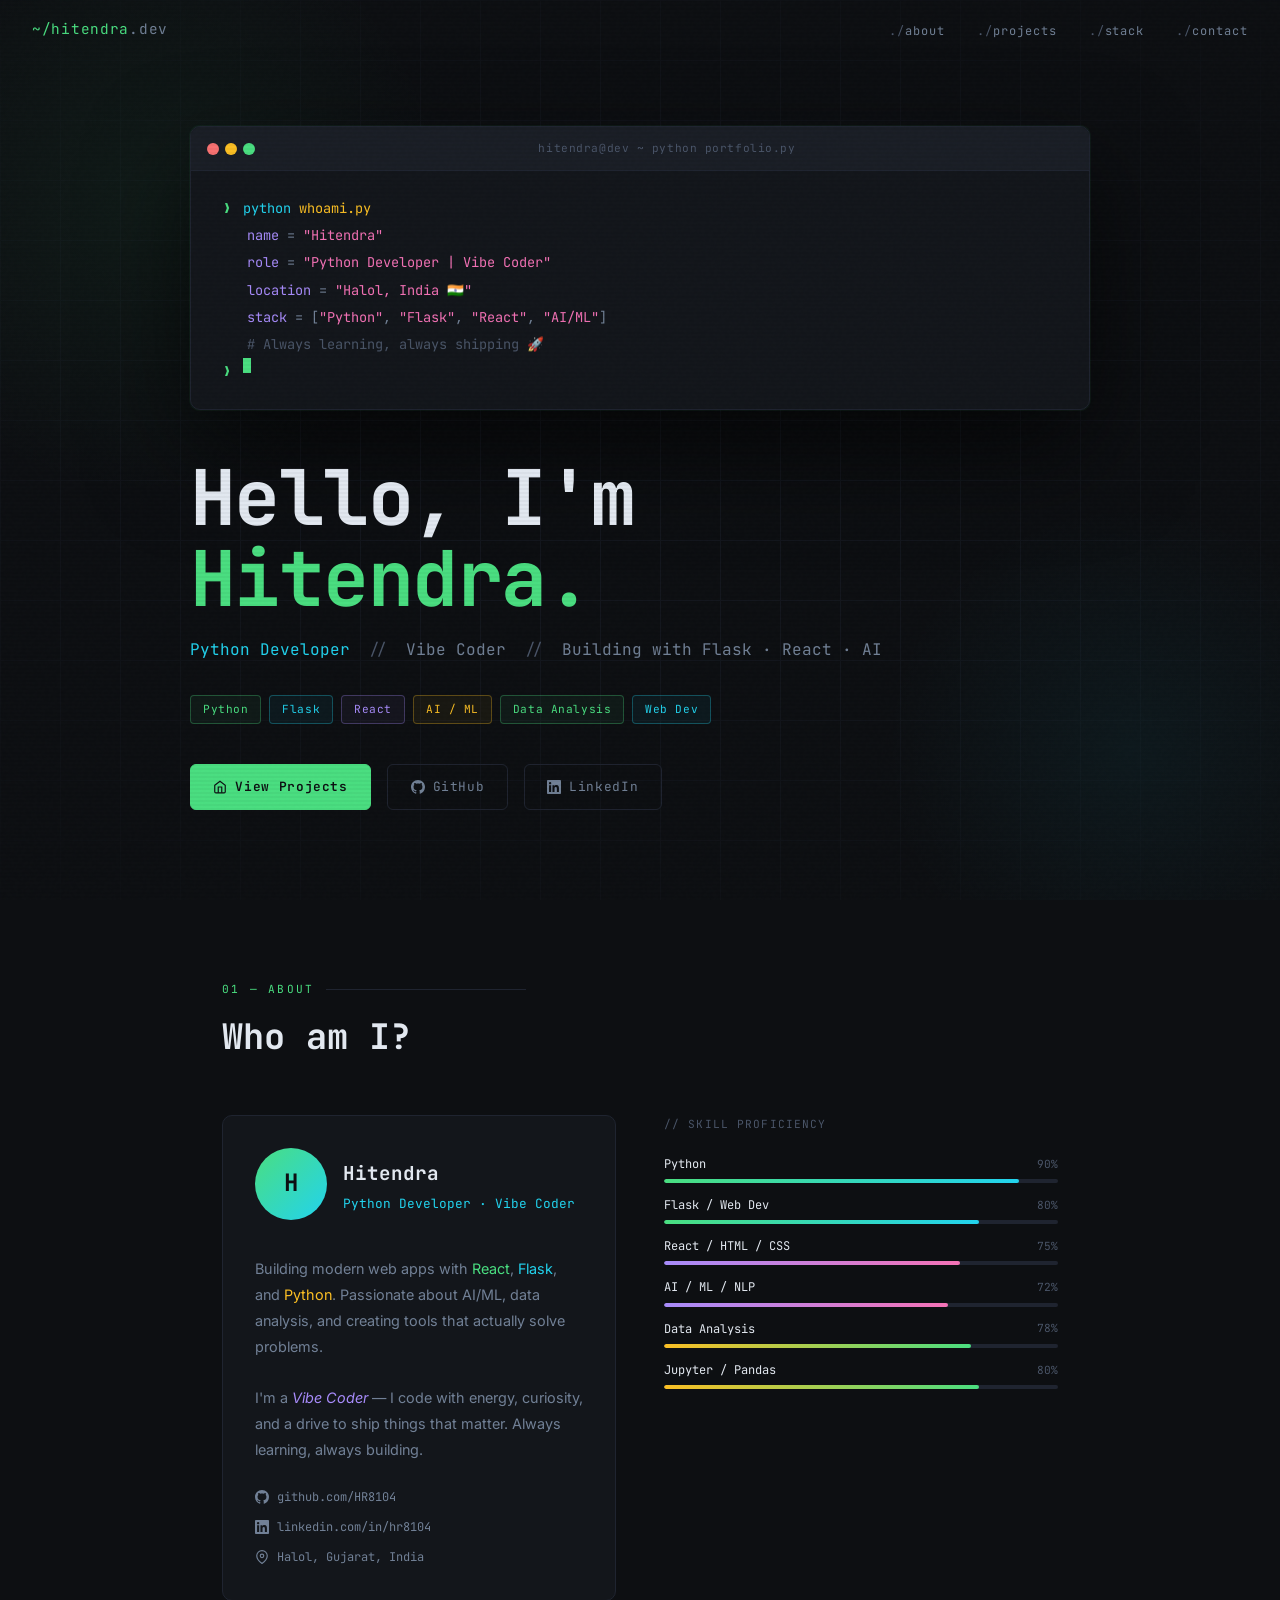
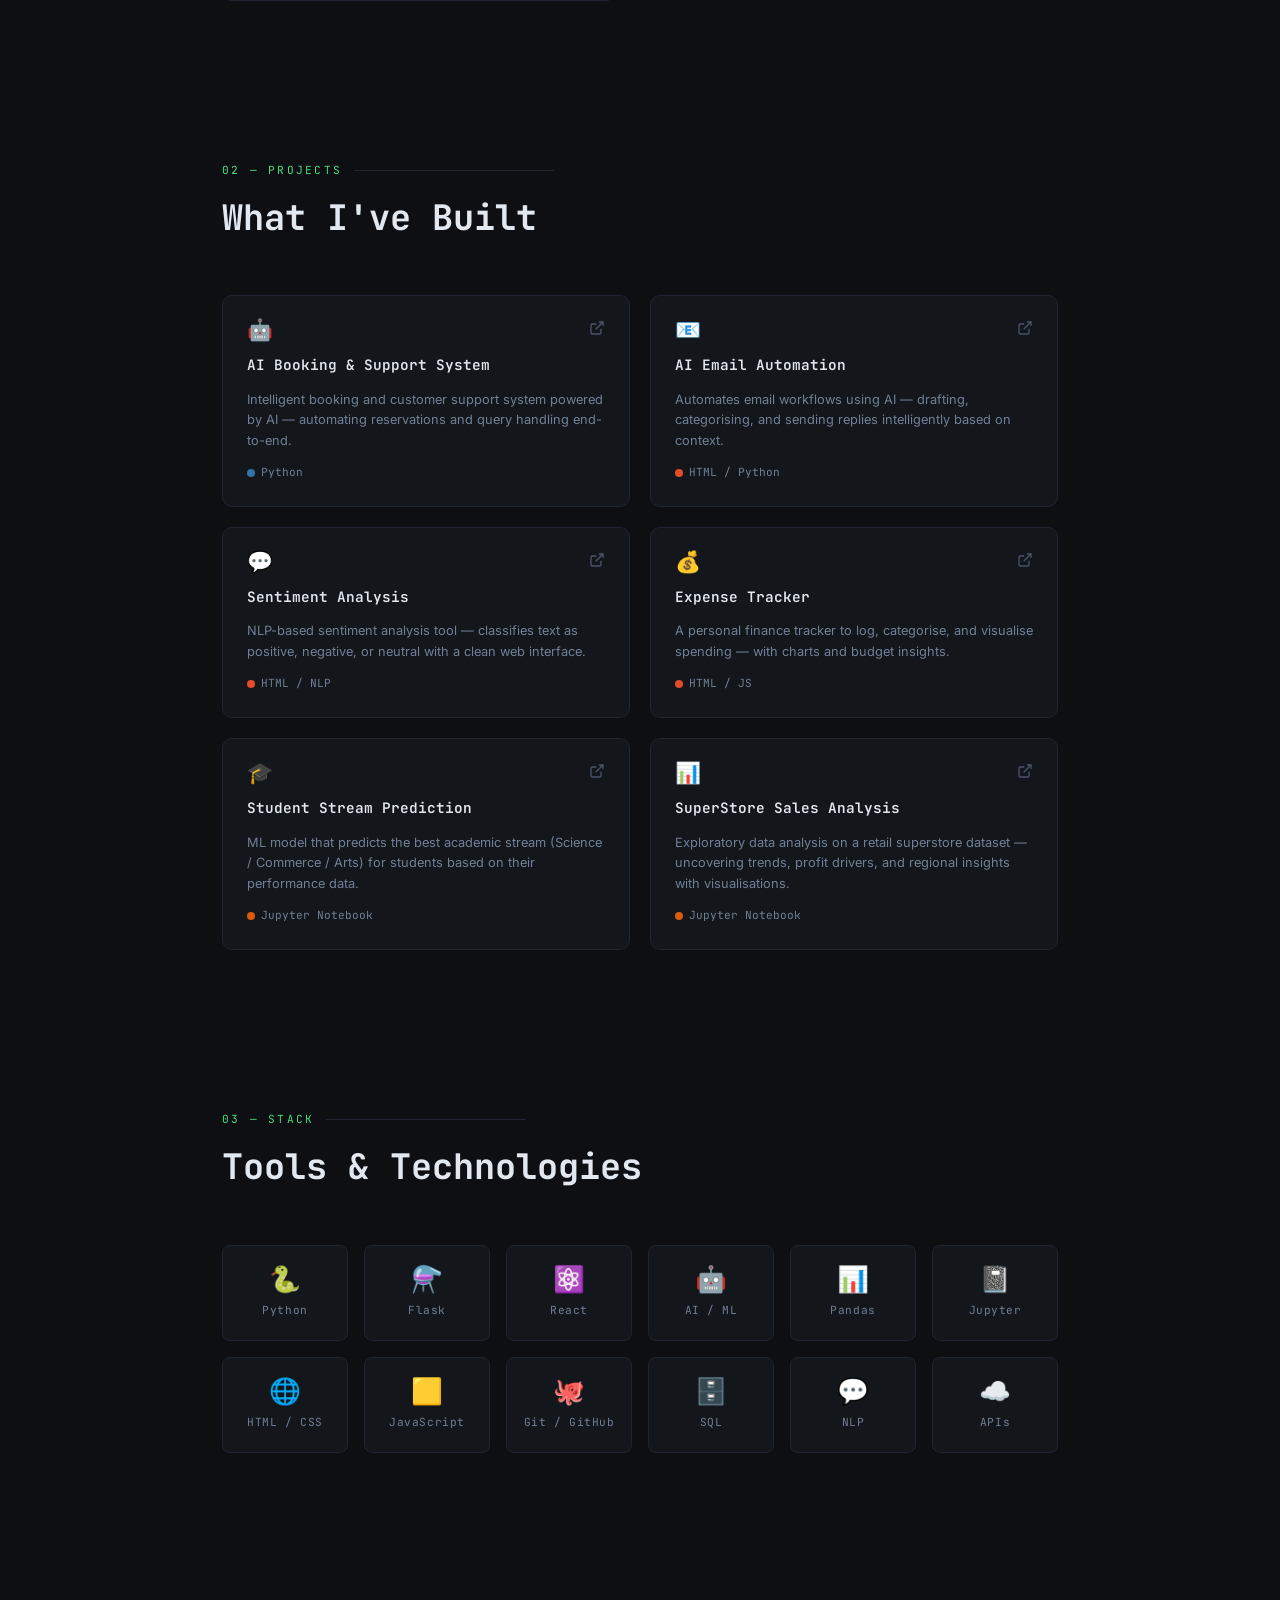
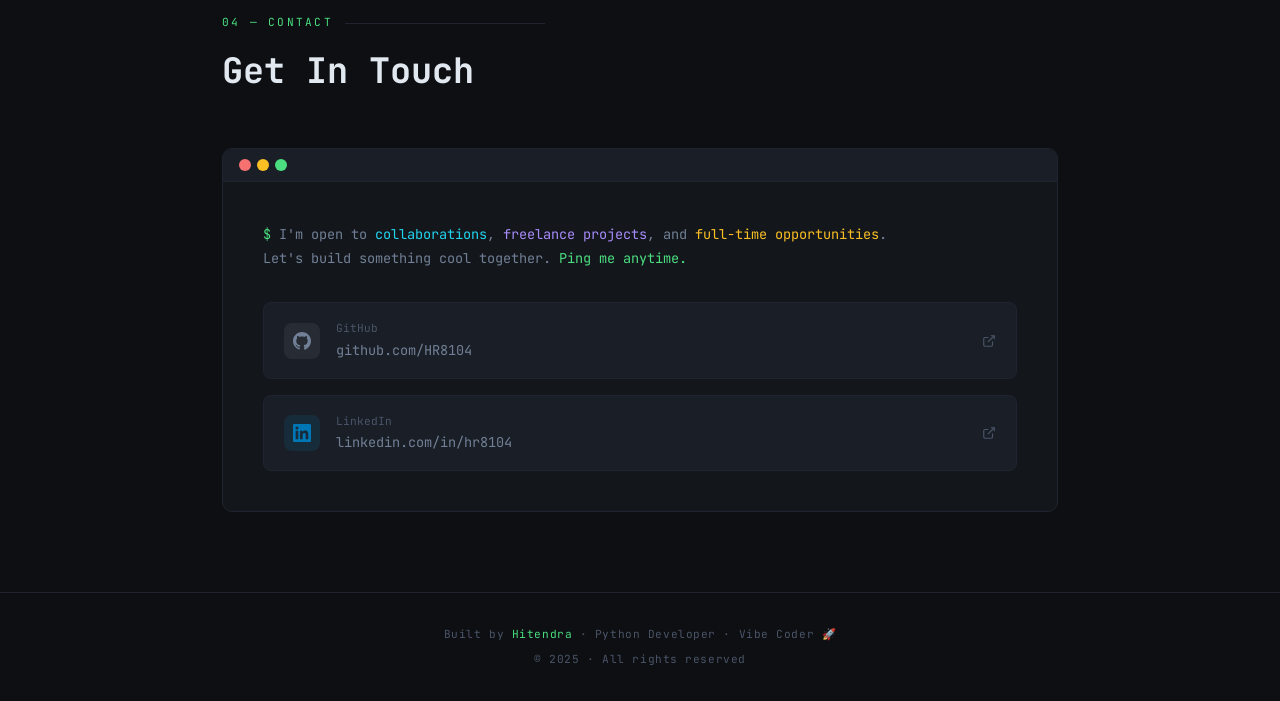
<file: My_Portfolio/HR8104.html>
<!DOCTYPE html>
<html lang="en">
<head>
<meta charset="UTF-8"/>
<meta name="viewport" content="width=device-width, initial-scale=1.0"/>
<title>Hitendra — Python Developer</title>
<meta name="description" content="Hitendra Rathod — Python Developer & Vibe Coder. Building modern web apps with React, Flask, and Python."/>
<link rel="preconnect" href="https://fonts.googleapis.com"/>
<link href="https://fonts.googleapis.com/css2?family=JetBrains+Mono:wght@300;400;500;700&family=Inter:wght@300;400;500;600&display=swap" rel="stylesheet"/>
<style>
:root {
  --bg:       #0d0f12;
  --bg2:      #13161b;
  --bg3:      #1a1e26;
  --border:   #1f2430;
  --green:    #4ade80;
  --cyan:     #22d3ee;
  --purple:   #a78bfa;
  --yellow:   #fbbf24;
  --pink:     #f472b6;
  --red:      #f87171;
  --text:     #e2e8f0;
  --muted:    #4a5568;
  --muted2:   #718096;
  --mono:     'JetBrains Mono', monospace;
  --sans:     'Inter', sans-serif;
}

*, *::before, *::after { box-sizing: border-box; margin: 0; padding: 0; }
html { scroll-behavior: smooth; }

body {
  font-family: var(--sans);
  background: var(--bg);
  color: var(--text);
  line-height: 1.7;
  overflow-x: hidden;
}

::selection { background: #4ade8033; color: var(--green); }

/* Scrollbar */
::-webkit-scrollbar { width: 4px; }
::-webkit-scrollbar-track { background: var(--bg); }
::-webkit-scrollbar-thumb { background: var(--border); border-radius: 2px; }

a { text-decoration: none; color: inherit; }
img { display: block; }

/* ── SCAN LINE overlay ── */
body::before {
  content: '';
  position: fixed;
  inset: 0;
  background: repeating-linear-gradient(
    0deg,
    transparent,
    transparent 2px,
    rgba(0,0,0,0.03) 2px,
    rgba(0,0,0,0.03) 4px
  );
  pointer-events: none;
  z-index: 9999;
}

/* ── NOISE ── */
body::after {
  content: '';
  position: fixed;
  inset: 0;
  background-image: url("data:image/svg+xml,%3Csvg viewBox='0 0 256 256' xmlns='http://www.w3.org/2000/svg'%3E%3Cfilter id='n'%3E%3CfeTurbulence type='fractalNoise' baseFrequency='0.9' numOctaves='4'/%3E%3C/filter%3E%3Crect width='100%25' height='100%25' filter='url(%23n)' opacity='0.03'/%3E%3C/svg%3E");
  pointer-events: none;
  z-index: 9998;
  opacity: 0.4;
}

/* ══════════════ NAV ══════════════ */
nav {
  position: fixed;
  top: 0; left: 0; right: 0;
  z-index: 100;
  display: flex;
  align-items: center;
  justify-content: space-between;
  padding: 1rem 2rem;
  border-bottom: 1px solid transparent;
  transition: border-color 0.3s, background 0.3s, backdrop-filter 0.3s;
}
nav.scrolled {
  background: rgba(13,15,18,0.85);
  backdrop-filter: blur(16px);
  border-color: var(--border);
}
.nav-logo {
  font-family: var(--mono);
  font-size: 0.9rem;
  color: var(--green);
  letter-spacing: 0.05em;
}
.nav-logo span { color: var(--muted2); }
.nav-links {
  display: flex;
  gap: 2rem;
  list-style: none;
}
.nav-links a {
  font-family: var(--mono);
  font-size: 0.75rem;
  color: var(--muted2);
  letter-spacing: 0.08em;
  transition: color 0.2s;
}
.nav-links a:hover { color: var(--cyan); }
.nav-links a::before { content: './'; color: var(--muted); }

/* ══════════════ HERO ══════════════ */
.hero {
  min-height: 100vh;
  display: flex;
  align-items: center;
  padding: 100px 2rem 4rem;
  position: relative;
  overflow: hidden;
}

/* Grid background */
.hero::before {
  content: '';
  position: absolute;
  inset: 0;
  background-image:
    linear-gradient(var(--border) 1px, transparent 1px),
    linear-gradient(90deg, var(--border) 1px, transparent 1px);
  background-size: 60px 60px;
  mask-image: radial-gradient(ellipse 80% 70% at 50% 50%, black 30%, transparent 100%);
  opacity: 0.4;
}

/* Glow orbs */
.glow-1 {
  position: absolute;
  width: 600px; height: 600px;
  border-radius: 50%;
  background: radial-gradient(circle, rgba(74,222,128,0.06) 0%, transparent 70%);
  top: -100px; left: -150px;
  pointer-events: none;
}
.glow-2 {
  position: absolute;
  width: 500px; height: 500px;
  border-radius: 50%;
  background: radial-gradient(circle, rgba(34,211,238,0.05) 0%, transparent 70%);
  bottom: -100px; right: -100px;
  pointer-events: none;
}

.hero-inner {
  position: relative;
  z-index: 2;
  max-width: 900px;
  margin: 0 auto;
  width: 100%;
}

/* Terminal window */
.terminal {
  background: var(--bg2);
  border: 1px solid var(--border);
  border-radius: 10px;
  overflow: hidden;
  margin-bottom: 3rem;
  box-shadow: 0 0 0 1px rgba(74,222,128,0.05), 0 40px 100px rgba(0,0,0,0.6);
}
.terminal-bar {
  display: flex;
  align-items: center;
  gap: 6px;
  padding: 0.75rem 1rem;
  background: var(--bg3);
  border-bottom: 1px solid var(--border);
}
.terminal-dot {
  width: 12px; height: 12px;
  border-radius: 50%;
}
.terminal-dot.r { background: #f87171; }
.terminal-dot.y { background: #fbbf24; }
.terminal-dot.g { background: #4ade80; }
.terminal-title {
  font-family: var(--mono);
  font-size: 0.7rem;
  color: var(--muted);
  margin-left: auto;
  margin-right: auto;
  letter-spacing: 0.05em;
}
.terminal-body {
  padding: 1.5rem 2rem;
  font-family: var(--mono);
  font-size: 0.85rem;
  line-height: 2;
}
.t-line { display: flex; gap: 0.75rem; align-items: flex-start; }
.t-prompt { color: var(--green); flex-shrink: 0; user-select: none; }
.t-cmd  { color: var(--cyan); }
.t-out  { color: var(--text); padding-left: 1.5rem; }
.t-key  { color: var(--purple); }
.t-val  { color: var(--yellow); }
.t-str  { color: var(--pink); }
.t-comment { color: var(--muted); }
.t-cursor {
  display: inline-block;
  width: 8px; height: 1.1em;
  background: var(--green);
  vertical-align: middle;
  animation: blink 1.1s step-end infinite;
}
@keyframes blink { 0%,100%{opacity:1} 50%{opacity:0} }

/* Hero heading below terminal */
.hero-heading {
  font-family: var(--mono);
  font-size: clamp(2.5rem, 6vw, 5rem);
  font-weight: 700;
  line-height: 1.05;
  letter-spacing: -0.02em;
  margin-bottom: 1rem;
}
.hero-heading .name    { color: var(--text); }
.hero-heading .accent  { color: var(--green); }

.hero-sub {
  font-family: var(--mono);
  font-size: 1rem;
  color: var(--muted2);
  margin-bottom: 2rem;
}
.hero-sub .role { color: var(--cyan); }
.hero-sub .sep  { color: var(--muted); margin: 0 0.5rem; }

.hero-tags {
  display: flex;
  flex-wrap: wrap;
  gap: 0.5rem;
  margin-bottom: 2.5rem;
}
.tag {
  font-family: var(--mono);
  font-size: 0.7rem;
  padding: 0.25rem 0.75rem;
  border-radius: 4px;
  border: 1px solid;
  letter-spacing: 0.05em;
}
.tag.g { color: var(--green);  border-color: rgba(74,222,128,0.3);  background: rgba(74,222,128,0.05); }
.tag.c { color: var(--cyan);   border-color: rgba(34,211,238,0.3);  background: rgba(34,211,238,0.05); }
.tag.p { color: var(--purple); border-color: rgba(167,139,250,0.3); background: rgba(167,139,250,0.05); }
.tag.y { color: var(--yellow); border-color: rgba(251,191,36,0.3);  background: rgba(251,191,36,0.05); }

.hero-btns { display: flex; gap: 1rem; flex-wrap: wrap; }
.btn {
  font-family: var(--mono);
  font-size: 0.8rem;
  padding: 0.7rem 1.4rem;
  border-radius: 6px;
  letter-spacing: 0.05em;
  transition: all 0.2s;
  display: inline-flex;
  align-items: center;
  gap: 0.5rem;
  cursor: pointer;
}
.btn-primary {
  background: var(--green);
  color: var(--bg);
  border: 1px solid var(--green);
  font-weight: 600;
}
.btn-primary:hover { background: transparent; color: var(--green); }
.btn-ghost {
  background: transparent;
  color: var(--muted2);
  border: 1px solid var(--border);
}
.btn-ghost:hover { border-color: var(--cyan); color: var(--cyan); }

/* ══════════════ SECTIONS ══════════════ */
section { padding: 5rem 2rem; max-width: 900px; margin: 0 auto; }

.sec-label {
  font-family: var(--mono);
  font-size: 0.7rem;
  color: var(--green);
  letter-spacing: 0.2em;
  text-transform: uppercase;
  margin-bottom: 0.5rem;
  display: flex;
  align-items: center;
  gap: 0.75rem;
}
.sec-label::after {
  content: '';
  flex: 1;
  height: 1px;
  background: var(--border);
  max-width: 200px;
}
.sec-title {
  font-family: var(--mono);
  font-size: clamp(1.5rem, 3vw, 2.2rem);
  font-weight: 700;
  margin-bottom: 3rem;
  color: var(--text);
}

/* ── ABOUT ── */
.about-grid {
  display: grid;
  grid-template-columns: 1fr 1fr;
  gap: 3rem;
  align-items: start;
}
.about-card {
  background: var(--bg2);
  border: 1px solid var(--border);
  border-radius: 10px;
  padding: 2rem;
}
.about-avatar {
  width: 72px; height: 72px;
  border-radius: 50%;
  background: linear-gradient(135deg, var(--green), var(--cyan));
  display: flex; align-items: center; justify-content: center;
  font-family: var(--mono);
  font-size: 1.5rem;
  font-weight: 700;
  color: var(--bg);
  margin-bottom: 1.25rem;
  flex-shrink: 0;
}
.about-name {
  font-family: var(--mono);
  font-size: 1.2rem;
  font-weight: 700;
  color: var(--text);
  margin-bottom: 0.25rem;
}
.about-role {
  font-family: var(--mono);
  font-size: 0.8rem;
  color: var(--cyan);
  margin-bottom: 1rem;
}
.about-bio {
  font-size: 0.9rem;
  color: var(--muted2);
  line-height: 1.8;
}
.about-links {
  margin-top: 1.5rem;
  display: flex;
  flex-direction: column;
  gap: 0.6rem;
}
.about-link {
  font-family: var(--mono);
  font-size: 0.75rem;
  color: var(--muted2);
  display: flex;
  align-items: center;
  gap: 0.5rem;
  transition: color 0.2s;
}
.about-link svg { flex-shrink: 0; }
.about-link:hover { color: var(--cyan); }

.skills-grid {
  display: flex;
  flex-direction: column;
  gap: 0.75rem;
}
.skill-row { display: flex; flex-direction: column; gap: 0.3rem; }
.skill-header { display: flex; justify-content: space-between; align-items: center; }
.skill-name {
  font-family: var(--mono);
  font-size: 0.75rem;
  color: var(--text);
}
.skill-pct {
  font-family: var(--mono);
  font-size: 0.7rem;
  color: var(--muted);
}
.skill-bar {
  height: 4px;
  background: var(--border);
  border-radius: 2px;
  overflow: hidden;
}
.skill-fill {
  height: 100%;
  border-radius: 2px;
  width: 0;
  transition: width 1.2s cubic-bezier(0.25, 0.46, 0.45, 0.94);
}
.skill-fill.g { background: linear-gradient(90deg, var(--green), var(--cyan)); }
.skill-fill.p { background: linear-gradient(90deg, var(--purple), var(--pink)); }
.skill-fill.y { background: linear-gradient(90deg, var(--yellow), var(--green)); }

/* ── PROJECTS ── */
.projects-grid {
  display: grid;
  grid-template-columns: 1fr 1fr;
  gap: 1.25rem;
}
.project-card {
  background: var(--bg2);
  border: 1px solid var(--border);
  border-radius: 10px;
  padding: 1.5rem;
  transition: border-color 0.25s, transform 0.25s, box-shadow 0.25s;
  cursor: pointer;
  display: flex;
  flex-direction: column;
  gap: 0.75rem;
  text-decoration: none;
  position: relative;
  overflow: hidden;
}
.project-card::before {
  content: '';
  position: absolute;
  top: 0; left: 0; right: 0;
  height: 2px;
  background: linear-gradient(90deg, var(--green), var(--cyan));
  opacity: 0;
  transition: opacity 0.25s;
}
.project-card:hover {
  border-color: rgba(74,222,128,0.3);
  transform: translateY(-3px);
  box-shadow: 0 16px 48px rgba(0,0,0,0.4);
}
.project-card:hover::before { opacity: 1; }

.project-header {
  display: flex;
  justify-content: space-between;
  align-items: flex-start;
}
.project-icon {
  font-size: 1.3rem;
  line-height: 1;
}
.project-link-icon {
  color: var(--muted);
  transition: color 0.2s;
}
.project-card:hover .project-link-icon { color: var(--cyan); }

.project-name {
  font-family: var(--mono);
  font-size: 0.9rem;
  font-weight: 600;
  color: var(--text);
}
.project-desc {
  font-size: 0.8rem;
  color: var(--muted2);
  line-height: 1.6;
  flex: 1;
}
.project-lang {
  display: flex;
  align-items: center;
  gap: 0.4rem;
  font-family: var(--mono);
  font-size: 0.7rem;
  color: var(--muted2);
}
.lang-dot {
  width: 8px; height: 8px;
  border-radius: 50%;
  flex-shrink: 0;
}
.lang-dot.py   { background: #3572A5; }
.lang-dot.html { background: #e34c26; }
.lang-dot.nb   { background: #DA5B0B; }

/* ── STACK ── */
.stack-grid {
  display: grid;
  grid-template-columns: repeat(auto-fill, minmax(120px, 1fr));
  gap: 1rem;
}
.stack-item {
  background: var(--bg2);
  border: 1px solid var(--border);
  border-radius: 8px;
  padding: 1.25rem 1rem;
  text-align: center;
  transition: border-color 0.2s, transform 0.2s;
  display: flex;
  flex-direction: column;
  align-items: center;
  gap: 0.6rem;
}
.stack-item:hover {
  transform: translateY(-2px);
  border-color: rgba(74,222,128,0.25);
}
.stack-icon { font-size: 1.6rem; line-height: 1; }
.stack-name {
  font-family: var(--mono);
  font-size: 0.7rem;
  color: var(--muted2);
  letter-spacing: 0.05em;
}

/* ── CONTACT ── */
.contact-box {
  background: var(--bg2);
  border: 1px solid var(--border);
  border-radius: 10px;
  overflow: hidden;
}
.contact-bar {
  background: var(--bg3);
  border-bottom: 1px solid var(--border);
  padding: 0.6rem 1rem;
  display: flex;
  gap: 6px;
}
.contact-body {
  padding: 2.5rem;
}
.contact-intro {
  font-family: var(--mono);
  font-size: 0.85rem;
  color: var(--muted2);
  margin-bottom: 2rem;
  line-height: 1.8;
}
.contact-links {
  display: flex;
  flex-direction: column;
  gap: 1rem;
}
.contact-link {
  display: flex;
  align-items: center;
  gap: 1rem;
  font-family: var(--mono);
  font-size: 0.85rem;
  color: var(--muted2);
  padding: 1rem 1.25rem;
  background: var(--bg3);
  border: 1px solid var(--border);
  border-radius: 8px;
  transition: all 0.2s;
  text-decoration: none;
}
.contact-link:hover {
  border-color: rgba(74,222,128,0.3);
  color: var(--text);
  background: rgba(74,222,128,0.04);
}
.contact-link-icon {
  width: 36px; height: 36px;
  border-radius: 8px;
  display: flex; align-items: center; justify-content: center;
  font-size: 1rem;
  flex-shrink: 0;
}
.contact-link-icon.gh  { background: rgba(255,255,255,0.06); }
.contact-link-icon.li  { background: rgba(0,119,181,0.15);   }
.contact-link-label { color: var(--muted); font-size: 0.7rem; display: block; }
.contact-link-val   { font-size: 0.85rem; }

/* ── FOOTER ── */
footer {
  border-top: 1px solid var(--border);
  padding: 2rem;
  text-align: center;
  font-family: var(--mono);
  font-size: 0.7rem;
  color: var(--muted);
  letter-spacing: 0.05em;
}
footer span { color: var(--green); }

/* ── FADE IN ── */
.reveal {
  opacity: 0;
  transform: translateY(20px);
  transition: opacity 0.7s ease, transform 0.7s ease;
}
.reveal.visible { opacity: 1; transform: none; }

/* ── RESPONSIVE ── */
@media (max-width: 700px) {
  nav { padding: 0.75rem 1.25rem; }
  .nav-links { gap: 1rem; }
  .hero { padding: 90px 1.25rem 3rem; }
  .terminal-body { padding: 1rem 1.25rem; font-size: 0.78rem; }
  section { padding: 3.5rem 1.25rem; }
  .about-grid { grid-template-columns: 1fr; }
  .projects-grid { grid-template-columns: 1fr; }
  .stack-grid { grid-template-columns: repeat(3, 1fr); }
}
</style>
</head>
<body>

<!-- NAV -->
<nav id="nav">
  <div class="nav-logo">~/hitendra<span>.dev</span></div>
  <ul class="nav-links">
    <li><a href="#about">about</a></li>
    <li><a href="#projects">projects</a></li>
    <li><a href="#stack">stack</a></li>
    <li><a href="#contact">contact</a></li>
  </ul>
</nav>

<!-- HERO -->
<div class="hero">
  <div class="glow-1"></div>
  <div class="glow-2"></div>
  <div class="hero-inner">

    <!-- Terminal window -->
    <div class="terminal">
      <div class="terminal-bar">
        <div class="terminal-dot r"></div>
        <div class="terminal-dot y"></div>
        <div class="terminal-dot g"></div>
        <div class="terminal-title">hitendra@dev ~ python portfolio.py</div>
      </div>
      <div class="terminal-body">
        <div class="t-line">
          <span class="t-prompt">❯</span>
          <span class="t-cmd">python <span style="color:var(--yellow)">whoami.py</span></span>
        </div>
        <div class="t-line">
          <span class="t-out">
            <span class="t-key">name</span><span style="color:var(--muted2)"> = </span><span class="t-str">"Hitendra"</span>
          </span>
        </div>
        <div class="t-line">
          <span class="t-out">
            <span class="t-key">role</span><span style="color:var(--muted2)"> = </span><span class="t-str">"Python Developer | Vibe Coder"</span>
          </span>
        </div>
        <div class="t-line">
          <span class="t-out">
            <span class="t-key">location</span><span style="color:var(--muted2)"> = </span><span class="t-str">"Halol, India 🇮🇳"</span>
          </span>
        </div>
        <div class="t-line">
          <span class="t-out">
            <span class="t-key">stack</span><span style="color:var(--muted2)"> = </span><span style="color:var(--muted2)">[</span><span class="t-str">"Python"</span><span style="color:var(--muted2)">, </span><span class="t-str">"Flask"</span><span style="color:var(--muted2)">, </span><span class="t-str">"React"</span><span style="color:var(--muted2)">, </span><span class="t-str">"AI/ML"</span><span style="color:var(--muted2)">]</span>
          </span>
        </div>
        <div class="t-line">
          <span class="t-out">
            <span class="t-comment"># Always learning, always shipping 🚀</span>
          </span>
        </div>
        <div class="t-line">
          <span class="t-prompt">❯</span>
          <span class="t-cursor"></span>
        </div>
      </div>
    </div>

    <h1 class="hero-heading">
      <div class="name">Hello, I'm</div>
      <div class="accent">Hitendra.</div>
    </h1>
    <p class="hero-sub">
      <span class="role">Python Developer</span>
      <span class="sep">//</span>
      Vibe Coder
      <span class="sep">//</span>
      Building with Flask · React · AI
    </p>
    <div class="hero-tags">
      <span class="tag g">Python</span>
      <span class="tag c">Flask</span>
      <span class="tag p">React</span>
      <span class="tag y">AI / ML</span>
      <span class="tag g">Data Analysis</span>
      <span class="tag c">Web Dev</span>
    </div>
    <div class="hero-btns">
      <a href="#projects" class="btn btn-primary">
        <svg width="14" height="14" viewBox="0 0 24 24" fill="none" stroke="currentColor" stroke-width="2"><path d="M3 9l9-7 9 7v11a2 2 0 0 1-2 2H5a2 2 0 0 1-2-2z"/><polyline points="9 22 9 12 15 12 15 22"/></svg>
        View Projects
      </a>
      <a href="https://github.com/HR8104" target="_blank" class="btn btn-ghost">
        <svg width="14" height="14" viewBox="0 0 24 24" fill="currentColor"><path d="M12 0C5.37 0 0 5.37 0 12c0 5.3 3.438 9.8 8.205 11.385.6.113.82-.258.82-.577 0-.285-.01-1.04-.015-2.04-3.338.724-4.042-1.61-4.042-1.61C4.422 18.07 3.633 17.7 3.633 17.7c-1.087-.744.084-.729.084-.729 1.205.084 1.838 1.236 1.838 1.236 1.07 1.835 2.809 1.305 3.495.998.108-.776.417-1.305.76-1.605-2.665-.3-5.466-1.332-5.466-5.93 0-1.31.465-2.38 1.235-3.22-.135-.303-.54-1.523.105-3.176 0 0 1.005-.322 3.3 1.23.96-.267 1.98-.399 3-.405 1.02.006 2.04.138 3 .405 2.28-1.552 3.285-1.23 3.285-1.23.645 1.653.24 2.873.12 3.176.765.84 1.23 1.91 1.23 3.22 0 4.61-2.805 5.625-5.475 5.92.42.36.81 1.096.81 2.22 0 1.606-.015 2.896-.015 3.286 0 .315.21.69.825.57C20.565 21.795 24 17.295 24 12c0-6.63-5.37-12-12-12"/></svg>
        GitHub
      </a>
      <a href="https://linkedin.com/in/hr8104" target="_blank" class="btn btn-ghost">
        <svg width="14" height="14" viewBox="0 0 24 24" fill="currentColor"><path d="M20.447 20.452h-3.554v-5.569c0-1.328-.027-3.037-1.852-3.037-1.853 0-2.136 1.445-2.136 2.939v5.667H9.351V9h3.414v1.561h.046c.477-.9 1.637-1.85 3.37-1.85 3.601 0 4.267 2.37 4.267 5.455v6.286zM5.337 7.433a2.062 2.062 0 0 1-2.063-2.065 2.064 2.064 0 1 1 2.063 2.065zm1.782 13.019H3.555V9h3.564v11.452zM22.225 0H1.771C.792 0 0 .774 0 1.729v20.542C0 23.227.792 24 1.771 24h20.451C23.2 24 24 23.227 24 22.271V1.729C24 .774 23.2 0 22.222 0h.003z"/></svg>
        LinkedIn
      </a>
    </div>
  </div>
</div>

<!-- ABOUT -->
<section id="about">
  <div class="sec-label">01 — about</div>
  <h2 class="sec-title">Who am I?</h2>
  <div class="about-grid reveal">
    <div class="about-card">
      <div style="display:flex;align-items:center;gap:1rem;margin-bottom:1rem;">
        <div class="about-avatar">H</div>
        <div>
          <div class="about-name">Hitendra</div>
          <div class="about-role">Python Developer · Vibe Coder</div>
        </div>
      </div>
      <p class="about-bio">
        Building modern web apps with <span style="color:var(--green)">React</span>, <span style="color:var(--cyan)">Flask</span>, and <span style="color:var(--yellow)">Python</span>. Passionate about AI/ML, data analysis, and creating tools that actually solve problems.
        <br><br>
        I'm a <em style="color:var(--purple)">Vibe Coder</em> — I code with energy, curiosity, and a drive to ship things that matter. Always learning, always building.
      </p>
      <div class="about-links">
        <a href="https://github.com/HR8104" target="_blank" class="about-link">
          <svg width="14" height="14" viewBox="0 0 24 24" fill="currentColor"><path d="M12 0C5.37 0 0 5.37 0 12c0 5.3 3.438 9.8 8.205 11.385.6.113.82-.258.82-.577 0-.285-.01-1.04-.015-2.04-3.338.724-4.042-1.61-4.042-1.61C4.422 18.07 3.633 17.7 3.633 17.7c-1.087-.744.084-.729.084-.729 1.205.084 1.838 1.236 1.838 1.236 1.07 1.835 2.809 1.305 3.495.998.108-.776.417-1.305.76-1.605-2.665-.3-5.466-1.332-5.466-5.93 0-1.31.465-2.38 1.235-3.22-.135-.303-.54-1.523.105-3.176 0 0 1.005-.322 3.3 1.23.96-.267 1.98-.399 3-.405 1.02.006 2.04.138 3 .405 2.28-1.552 3.285-1.23 3.285-1.23.645 1.653.24 2.873.12 3.176.765.84 1.23 1.91 1.23 3.22 0 4.61-2.805 5.625-5.475 5.92.42.36.81 1.096.81 2.22 0 1.606-.015 2.896-.015 3.286 0 .315.21.69.825.57C20.565 21.795 24 17.295 24 12c0-6.63-5.37-12-12-12"/></svg>
          github.com/HR8104
        </a>
        <a href="https://linkedin.com/in/hr8104" target="_blank" class="about-link">
          <svg width="14" height="14" viewBox="0 0 24 24" fill="currentColor"><path d="M20.447 20.452h-3.554v-5.569c0-1.328-.027-3.037-1.852-3.037-1.853 0-2.136 1.445-2.136 2.939v5.667H9.351V9h3.414v1.561h.046c.477-.9 1.637-1.85 3.37-1.85 3.601 0 4.267 2.37 4.267 5.455v6.286zM5.337 7.433a2.062 2.062 0 0 1-2.063-2.065 2.064 2.064 0 1 1 2.063 2.065zm1.782 13.019H3.555V9h3.564v11.452zM22.225 0H1.771C.792 0 0 .774 0 1.729v20.542C0 23.227.792 24 1.771 24h20.451C23.2 24 24 23.227 24 22.271V1.729C24 .774 23.2 0 22.222 0h.003z"/></svg>
          linkedin.com/in/hr8104
        </a>
        <span class="about-link">
          <svg width="14" height="14" viewBox="0 0 24 24" fill="none" stroke="currentColor" stroke-width="2"><path d="M21 10c0 7-9 13-9 13s-9-6-9-13a9 9 0 0 1 18 0z"/><circle cx="12" cy="10" r="3"/></svg>
          Halol, Gujarat, India
        </span>
      </div>
    </div>

    <div>
      <div style="font-family:var(--mono);font-size:0.7rem;color:var(--muted);letter-spacing:0.1em;margin-bottom:1.25rem;text-transform:uppercase;">// skill proficiency</div>
      <div class="skills-grid">
        <div class="skill-row">
          <div class="skill-header">
            <span class="skill-name">Python</span>
            <span class="skill-pct">90%</span>
          </div>
          <div class="skill-bar"><div class="skill-fill g" data-w="90"></div></div>
        </div>
        <div class="skill-row">
          <div class="skill-header">
            <span class="skill-name">Flask / Web Dev</span>
            <span class="skill-pct">80%</span>
          </div>
          <div class="skill-bar"><div class="skill-fill g" data-w="80"></div></div>
        </div>
        <div class="skill-row">
          <div class="skill-header">
            <span class="skill-name">React / HTML / CSS</span>
            <span class="skill-pct">75%</span>
          </div>
          <div class="skill-bar"><div class="skill-fill p" data-w="75"></div></div>
        </div>
        <div class="skill-row">
          <div class="skill-header">
            <span class="skill-name">AI / ML / NLP</span>
            <span class="skill-pct">72%</span>
          </div>
          <div class="skill-bar"><div class="skill-fill p" data-w="72"></div></div>
        </div>
        <div class="skill-row">
          <div class="skill-header">
            <span class="skill-name">Data Analysis</span>
            <span class="skill-pct">78%</span>
          </div>
          <div class="skill-bar"><div class="skill-fill y" data-w="78"></div></div>
        </div>
        <div class="skill-row">
          <div class="skill-header">
            <span class="skill-name">Jupyter / Pandas</span>
            <span class="skill-pct">80%</span>
          </div>
          <div class="skill-bar"><div class="skill-fill y" data-w="80"></div></div>
        </div>
      </div>
    </div>
  </div>
</section>

<!-- PROJECTS -->
<section id="projects">
  <div class="sec-label">02 — projects</div>
  <h2 class="sec-title">What I've Built</h2>
  <div class="projects-grid reveal">

    <a href="https://github.com/HR8104/AI-Booking-and-Support-System" target="_blank" class="project-card">
      <div class="project-header">
        <span class="project-icon">🤖</span>
        <svg class="project-link-icon" width="16" height="16" viewBox="0 0 24 24" fill="none" stroke="currentColor" stroke-width="2"><path d="M18 13v6a2 2 0 0 1-2 2H5a2 2 0 0 1-2-2V8a2 2 0 0 1 2-2h6"/><polyline points="15 3 21 3 21 9"/><line x1="10" y1="14" x2="21" y2="3"/></svg>
      </div>
      <div class="project-name">AI Booking & Support System</div>
      <div class="project-desc">Intelligent booking and customer support system powered by AI — automating reservations and query handling end-to-end.</div>
      <div class="project-lang"><div class="lang-dot py"></div>Python</div>
    </a>

    <a href="https://github.com/HR8104/AI_Email_Automation" target="_blank" class="project-card">
      <div class="project-header">
        <span class="project-icon">📧</span>
        <svg class="project-link-icon" width="16" height="16" viewBox="0 0 24 24" fill="none" stroke="currentColor" stroke-width="2"><path d="M18 13v6a2 2 0 0 1-2 2H5a2 2 0 0 1-2-2V8a2 2 0 0 1 2-2h6"/><polyline points="15 3 21 3 21 9"/><line x1="10" y1="14" x2="21" y2="3"/></svg>
      </div>
      <div class="project-name">AI Email Automation</div>
      <div class="project-desc">Automates email workflows using AI — drafting, categorising, and sending replies intelligently based on context.</div>
      <div class="project-lang"><div class="lang-dot html"></div>HTML / Python</div>
    </a>

    <a href="https://github.com/HR8104/Sentiment_Analysis" target="_blank" class="project-card">
      <div class="project-header">
        <span class="project-icon">💬</span>
        <svg class="project-link-icon" width="16" height="16" viewBox="0 0 24 24" fill="none" stroke="currentColor" stroke-width="2"><path d="M18 13v6a2 2 0 0 1-2 2H5a2 2 0 0 1-2-2V8a2 2 0 0 1 2-2h6"/><polyline points="15 3 21 3 21 9"/><line x1="10" y1="14" x2="21" y2="3"/></svg>
      </div>
      <div class="project-name">Sentiment Analysis</div>
      <div class="project-desc">NLP-based sentiment analysis tool — classifies text as positive, negative, or neutral with a clean web interface.</div>
      <div class="project-lang"><div class="lang-dot html"></div>HTML / NLP</div>
    </a>

    <a href="https://github.com/HR8104/Expense_Tracker" target="_blank" class="project-card">
      <div class="project-header">
        <span class="project-icon">💰</span>
        <svg class="project-link-icon" width="16" height="16" viewBox="0 0 24 24" fill="none" stroke="currentColor" stroke-width="2"><path d="M18 13v6a2 2 0 0 1-2 2H5a2 2 0 0 1-2-2V8a2 2 0 0 1 2-2h6"/><polyline points="15 3 21 3 21 9"/><line x1="10" y1="14" x2="21" y2="3"/></svg>
      </div>
      <div class="project-name">Expense Tracker</div>
      <div class="project-desc">A personal finance tracker to log, categorise, and visualise spending — with charts and budget insights.</div>
      <div class="project-lang"><div class="lang-dot html"></div>HTML / JS</div>
    </a>

    <a href="https://github.com/HR8104/Student_Stream_Prediction_System" target="_blank" class="project-card">
      <div class="project-header">
        <span class="project-icon">🎓</span>
        <svg class="project-link-icon" width="16" height="16" viewBox="0 0 24 24" fill="none" stroke="currentColor" stroke-width="2"><path d="M18 13v6a2 2 0 0 1-2 2H5a2 2 0 0 1-2-2V8a2 2 0 0 1 2-2h6"/><polyline points="15 3 21 3 21 9"/><line x1="10" y1="14" x2="21" y2="3"/></svg>
      </div>
      <div class="project-name">Student Stream Prediction</div>
      <div class="project-desc">ML model that predicts the best academic stream (Science / Commerce / Arts) for students based on their performance data.</div>
      <div class="project-lang"><div class="lang-dot nb"></div>Jupyter Notebook</div>
    </a>

    <a href="https://github.com/HR8104/SuperStore_analysis" target="_blank" class="project-card">
      <div class="project-header">
        <span class="project-icon">📊</span>
        <svg class="project-link-icon" width="16" height="16" viewBox="0 0 24 24" fill="none" stroke="currentColor" stroke-width="2"><path d="M18 13v6a2 2 0 0 1-2 2H5a2 2 0 0 1-2-2V8a2 2 0 0 1 2-2h6"/><polyline points="15 3 21 3 21 9"/><line x1="10" y1="14" x2="21" y2="3"/></svg>
      </div>
      <div class="project-name">SuperStore Sales Analysis</div>
      <div class="project-desc">Exploratory data analysis on a retail superstore dataset — uncovering trends, profit drivers, and regional insights with visualisations.</div>
      <div class="project-lang"><div class="lang-dot nb"></div>Jupyter Notebook</div>
    </a>

  </div>
</section>

<!-- STACK -->
<section id="stack">
  <div class="sec-label">03 — stack</div>
  <h2 class="sec-title">Tools & Technologies</h2>
  <div class="stack-grid reveal">
    <div class="stack-item"><div class="stack-icon">🐍</div><div class="stack-name">Python</div></div>
    <div class="stack-item"><div class="stack-icon">⚗️</div><div class="stack-name">Flask</div></div>
    <div class="stack-item"><div class="stack-icon">⚛️</div><div class="stack-name">React</div></div>
    <div class="stack-item"><div class="stack-icon">🤖</div><div class="stack-name">AI / ML</div></div>
    <div class="stack-item"><div class="stack-icon">📊</div><div class="stack-name">Pandas</div></div>
    <div class="stack-item"><div class="stack-icon">📓</div><div class="stack-name">Jupyter</div></div>
    <div class="stack-item"><div class="stack-icon">🌐</div><div class="stack-name">HTML / CSS</div></div>
    <div class="stack-item"><div class="stack-icon">🟨</div><div class="stack-name">JavaScript</div></div>
    <div class="stack-item"><div class="stack-icon">🐙</div><div class="stack-name">Git / GitHub</div></div>
    <div class="stack-item"><div class="stack-icon">🗄️</div><div class="stack-name">SQL</div></div>
    <div class="stack-item"><div class="stack-icon">💬</div><div class="stack-name">NLP</div></div>
    <div class="stack-item"><div class="stack-icon">☁️</div><div class="stack-name">APIs</div></div>
  </div>
</section>

<!-- CONTACT -->
<section id="contact">
  <div class="sec-label">04 — contact</div>
  <h2 class="sec-title">Get In Touch</h2>
  <div class="contact-box reveal">
    <div class="contact-bar">
      <div class="terminal-dot r"></div>
      <div class="terminal-dot y"></div>
      <div class="terminal-dot g"></div>
    </div>
    <div class="contact-body">
      <p class="contact-intro">
        <span style="color:var(--green)">$</span> I'm open to <span style="color:var(--cyan)">collaborations</span>, <span style="color:var(--purple)">freelance projects</span>, and <span style="color:var(--yellow)">full-time opportunities</span>.<br>
        Let's build something cool together. <span style="color:var(--green)">Ping me anytime.</span>
      </p>
      <div class="contact-links">
        <a href="https://github.com/HR8104" target="_blank" class="contact-link">
          <div class="contact-link-icon gh">
            <svg width="18" height="18" viewBox="0 0 24 24" fill="currentColor"><path d="M12 0C5.37 0 0 5.37 0 12c0 5.3 3.438 9.8 8.205 11.385.6.113.82-.258.82-.577 0-.285-.01-1.04-.015-2.04-3.338.724-4.042-1.61-4.042-1.61C4.422 18.07 3.633 17.7 3.633 17.7c-1.087-.744.084-.729.084-.729 1.205.084 1.838 1.236 1.838 1.236 1.07 1.835 2.809 1.305 3.495.998.108-.776.417-1.305.76-1.605-2.665-.3-5.466-1.332-5.466-5.93 0-1.31.465-2.38 1.235-3.22-.135-.303-.54-1.523.105-3.176 0 0 1.005-.322 3.3 1.23.96-.267 1.98-.399 3-.405 1.02.006 2.04.138 3 .405 2.28-1.552 3.285-1.23 3.285-1.23.645 1.653.24 2.873.12 3.176.765.84 1.23 1.91 1.23 3.22 0 4.61-2.805 5.625-5.475 5.92.42.36.81 1.096.81 2.22 0 1.606-.015 2.896-.015 3.286 0 .315.21.69.825.57C20.565 21.795 24 17.295 24 12c0-6.63-5.37-12-12-12"/></svg>
          </div>
          <div>
            <span class="contact-link-label">GitHub</span>
            <span class="contact-link-val">github.com/HR8104</span>
          </div>
          <svg style="margin-left:auto;color:var(--muted)" width="14" height="14" viewBox="0 0 24 24" fill="none" stroke="currentColor" stroke-width="2"><path d="M18 13v6a2 2 0 0 1-2 2H5a2 2 0 0 1-2-2V8a2 2 0 0 1 2-2h6"/><polyline points="15 3 21 3 21 9"/><line x1="10" y1="14" x2="21" y2="3"/></svg>
        </a>
        <a href="https://linkedin.com/in/hr8104" target="_blank" class="contact-link">
          <div class="contact-link-icon li">
            <svg width="18" height="18" viewBox="0 0 24 24" fill="#0077b5"><path d="M20.447 20.452h-3.554v-5.569c0-1.328-.027-3.037-1.852-3.037-1.853 0-2.136 1.445-2.136 2.939v5.667H9.351V9h3.414v1.561h.046c.477-.9 1.637-1.85 3.37-1.85 3.601 0 4.267 2.37 4.267 5.455v6.286zM5.337 7.433a2.062 2.062 0 0 1-2.063-2.065 2.064 2.064 0 1 1 2.063 2.065zm1.782 13.019H3.555V9h3.564v11.452zM22.225 0H1.771C.792 0 0 .774 0 1.729v20.542C0 23.227.792 24 1.771 24h20.451C23.2 24 24 23.227 24 22.271V1.729C24 .774 23.2 0 22.222 0h.003z"/></svg>
          </div>
          <div>
            <span class="contact-link-label">LinkedIn</span>
            <span class="contact-link-val">linkedin.com/in/hr8104</span>
          </div>
          <svg style="margin-left:auto;color:var(--muted)" width="14" height="14" viewBox="0 0 24 24" fill="none" stroke="currentColor" stroke-width="2"><path d="M18 13v6a2 2 0 0 1-2 2H5a2 2 0 0 1-2-2V8a2 2 0 0 1 2-2h6"/><polyline points="15 3 21 3 21 9"/><line x1="10" y1="14" x2="21" y2="3"/></svg>
        </a>
      </div>
    </div>
  </div>
</section>

<!-- FOOTER -->
<footer>
  <div>Built by <span>Hitendra</span> · Python Developer · Vibe Coder 🚀</div>
  <div style="margin-top:0.4rem;color:var(--muted)">© 2025 · All rights reserved</div>
</footer>

<script>
// Navbar scroll
const nav = document.getElementById('nav');
window.addEventListener('scroll', () => {
  nav.classList.toggle('scrolled', window.scrollY > 30);
}, { passive: true });

// Scroll reveal
const revealEls = document.querySelectorAll('.reveal');
const ro = new IntersectionObserver((entries) => {
  entries.forEach((e, i) => {
    if (e.isIntersecting) {
      setTimeout(() => e.target.classList.add('visible'), i * 80);
      ro.unobserve(e.target);
    }
  });
}, { threshold: 0.1 });
revealEls.forEach(el => ro.observe(el));

// Skill bars — animate when in view
const bars = document.querySelectorAll('.skill-fill[data-w]');
const bo = new IntersectionObserver((entries) => {
  entries.forEach(e => {
    if (e.isIntersecting) {
      e.target.style.width = e.target.dataset.w + '%';
      bo.unobserve(e.target);
    }
  });
}, { threshold: 0.5 });
bars.forEach(b => bo.observe(b));

// Smooth scroll
document.querySelectorAll('a[href^="#"]').forEach(a => {
  a.addEventListener('click', e => {
    const t = document.querySelector(a.getAttribute('href'));
    if (!t) return;
    e.preventDefault();
    t.scrollIntoView({ behavior: 'smooth', block: 'start' });
  });
});
</script>
</body>
</html>
</file>
